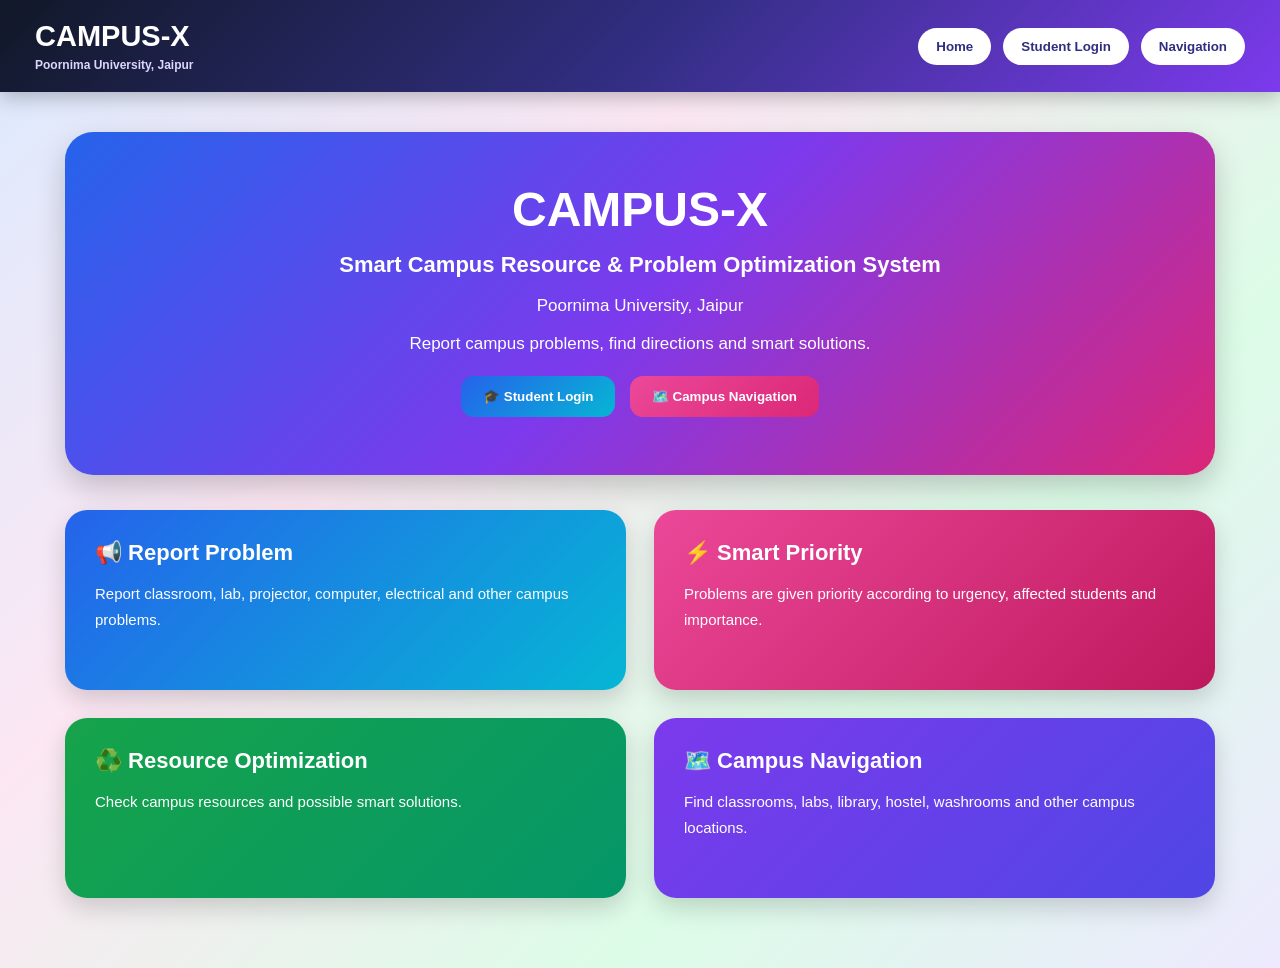
<file: index.html>
<!DOCTYPE html>
<html lang="en">
<head>
<meta charset="UTF-8">
<meta name="viewport" content="width=device-width, initial-scale=1.0">

<meta name="google-site-verification"
content="OftJCw0MFgpy_PEKlNj0borjGS2aLP3m8DrhtTy9jw4">

<title>CAMPUS-X | Poornima University</title>

<style>
*{box-sizing:border-box;margin:0;padding:0;font-family:Arial,sans-serif}

body{
min-height:100vh;
background:linear-gradient(135deg,#dbeafe 0%,#fce7f3 35%,#dcfce7 70%,#ede9fe 100%);
color:#172033
}

header{
background:linear-gradient(135deg,#111827,#312e81,#7c3aed);
color:white;padding:20px 35px;display:flex;
justify-content:space-between;align-items:center;flex-wrap:wrap;
gap:20px;box-shadow:0 5px 20px rgba(0,0,0,.25)
}

.logo{font-size:29px;font-weight:bold}
.logo small{display:block;font-size:12px;margin-top:5px;color:#ddd6fe}

nav{display:flex;gap:12px;flex-wrap:wrap}
nav button{
border:none;padding:11px 18px;border-radius:22px;background:white;
color:#312e81;font-weight:bold;cursor:pointer;transition:.2s
}
nav button:hover{transform:translateY(-2px);box-shadow:0 5px 12px rgba(0,0,0,.2)}

main{max-width:1200px;margin:auto;padding:40px 25px 70px}
.page{display:none}
.page.active{display:block}

.hero{
text-align:center;padding:50px 25px;
background:linear-gradient(135deg,#2563eb,#7c3aed,#db2777);
color:white;border-radius:28px;margin-bottom:35px;
box-shadow:0 12px 30px rgba(0,0,0,.20)
}
.hero h1{font-size:48px;margin-bottom:15px}
.hero h2{font-size:22px;margin-bottom:15px}
.hero p{font-size:17px;margin-bottom:12px;line-height:1.5}

.btn{
border:none;padding:13px 22px;border-radius:13px;font-weight:bold;
cursor:pointer;margin:8px 5px;transition:.2s
}
.btn:hover{transform:translateY(-3px) scale(1.02);box-shadow:0 6px 16px rgba(0,0,0,.20)}
.btn.blue{background:linear-gradient(135deg,#2563eb,#06b6d4);color:white}
.btn.pink{background:linear-gradient(135deg,#ec4899,#db2777);color:white}
.btn.green{background:linear-gradient(135deg,#16a34a,#10b981);color:white}
.btn.purple{background:linear-gradient(135deg,#7c3aed,#4f46e5);color:white}
.btn.orange{background:linear-gradient(135deg,#f97316,#ef4444);color:white}

.btn.back{
display:block;width:100%;margin:40px 0 0;padding:15px;
background:linear-gradient(135deg,#374151,#111827);
color:white;font-size:16px
}

.cards{display:grid;grid-template-columns:repeat(2,1fr);gap:28px}

.card{
padding:30px;border-radius:22px;color:white;min-height:180px;
cursor:pointer;box-shadow:0 10px 24px rgba(0,0,0,.16);transition:.25s
}
.card:hover{transform:translateY(-7px);box-shadow:0 15px 30px rgba(0,0,0,.22)}
.card h3{margin-bottom:15px;font-size:22px}
.card p{line-height:1.7;font-size:15px}
.card.blue{background:linear-gradient(135deg,#2563eb,#06b6d4)}
.card.pink{background:linear-gradient(135deg,#ec4899,#be185d)}
.card.green{background:linear-gradient(135deg,#16a34a,#059669)}
.card.purple{background:linear-gradient(135deg,#7c3aed,#4f46e5)}
.card.orange{background:linear-gradient(135deg,#f97316,#dc2626)}

.form-box{
max-width:850px;margin:0 auto;padding:35px;border-radius:25px;
background:linear-gradient(135deg,#dbeafe,#e0e7ff,#f5d0fe);
border:3px solid #6366f1;box-shadow:0 12px 30px rgba(0,0,0,.16)
}
.form-box.pink-box{
background:linear-gradient(135deg,#fce7f3,#fae8ff,#fbcfe8);
border-color:#ec4899
}
.form-box.green-box{
background:linear-gradient(135deg,#dcfce7,#ccfbf1,#d1fae5);
border-color:#10b981
}
.form-box.orange-box{
background:linear-gradient(135deg,#ffedd5,#fef3c7,#fed7aa);
border-color:#f97316
}
.form-box h2{margin-bottom:25px;color:#312e81;font-size:28px}

label{display:block;margin-top:20px;margin-bottom:8px;font-weight:bold;color:#1e293b}

input,select,textarea{
width:100%;padding:14px;border:2px solid #cbd5e1;border-radius:12px;
background:white;font-size:15px;transition:.2s
}
input:focus,select:focus,textarea:focus{
outline:none;border-color:#6366f1;box-shadow:0 0 0 3px rgba(99,102,241,.15)
}
textarea{min-height:120px;resize:vertical}

.stats{
display:grid;grid-template-columns:repeat(4,1fr);gap:25px;margin-bottom:35px
}
.stat{
padding:28px 18px;border-radius:22px;color:white;text-align:center;
box-shadow:0 10px 23px rgba(0,0,0,.16);min-height:125px;
display:flex;flex-direction:column;justify-content:center
}
.stat h3{font-size:34px;margin-bottom:8px}
.stat p{font-size:15px}
.stat:nth-child(1){background:linear-gradient(135deg,#2563eb,#06b6d4)}
.stat:nth-child(2){background:linear-gradient(135deg,#f59e0b,#f97316)}
.stat:nth-child(3){background:linear-gradient(135deg,#ef4444,#db2777)}
.stat:nth-child(4){background:linear-gradient(135deg,#16a34a,#059669)}

.resource-card{
padding:30px;border-radius:22px;color:white;cursor:pointer;min-height:170px;
box-shadow:0 10px 23px rgba(0,0,0,.16);transition:.25s
}
.resource-card:hover{transform:translateY(-7px);box-shadow:0 15px 30px rgba(0,0,0,.22)}
.resource-card h3{margin-bottom:15px;font-size:22px}
.resource-card p{line-height:1.7}
.resource-card:nth-child(1){background:linear-gradient(135deg,#2563eb,#0891b2)}
.resource-card:nth-child(2){background:linear-gradient(135deg,#ec4899,#be185d)}
.resource-card:nth-child(3){background:linear-gradient(135deg,#16a34a,#059669)}
.resource-card:nth-child(4){background:linear-gradient(135deg,#f97316,#dc2626)}

.location-card{
padding:28px;border-radius:22px;color:white;cursor:pointer;min-height:150px;
box-shadow:0 10px 23px rgba(0,0,0,.16);transition:.25s
}
.location-card:hover{transform:translateY(-7px);box-shadow:0 15px 30px rgba(0,0,0,.22)}
.location-card h3{margin-bottom:12px;font-size:21px}
.location-card p{line-height:1.6}
.location-card:nth-child(1){background:linear-gradient(135deg,#2563eb,#4f46e5)}
.location-card:nth-child(2){background:linear-gradient(135deg,#ec4899,#db2777)}
.location-card:nth-child(3){background:linear-gradient(135deg,#16a34a,#059669)}
.location-card:nth-child(4){background:linear-gradient(135deg,#f97316,#ef4444)}
.location-card:nth-child(5){background:linear-gradient(135deg,#7c3aed,#9333ea)}
.location-card:nth-child(6){background:linear-gradient(135deg,#0891b2,#0e7490)}
.location-card:nth-child(7){background:linear-gradient(135deg,#db2777,#be185d)}
.location-card:nth-child(8){background:linear-gradient(135deg,#65a30d,#16a34a)}
.location-card:nth-child(9){background:linear-gradient(135deg,#ea580c,#c2410c)}

.info-box{
padding:32px;border-radius:24px;color:white;
background:linear-gradient(135deg,#4f46e5,#7c3aed,#db2777);
box-shadow:0 10px 25px rgba(0,0,0,.18)
}
.info-box h2{margin-bottom:18px;font-size:28px}
.info-box p,.info-box li{line-height:1.8}
.info-box ul{padding-left:25px}

.email-note{
padding:20px;border-radius:17px;
background:linear-gradient(135deg,#cffafe,#dbeafe,#e0e7ff);
border:2px solid #0891b2;margin:20px 0;color:#164e63;line-height:1.7
}

.report-item{
padding:25px;border-radius:20px;margin:22px 0;color:white;
box-shadow:0 10px 23px rgba(0,0,0,.16)
}
.report-item.high{background:linear-gradient(135deg,#dc2626,#be123c)}
.report-item.medium{background:linear-gradient(135deg,#f59e0b,#ea580c)}
.report-item.low{background:linear-gradient(135deg,#16a34a,#059669)}
.report-item h3{font-size:22px;margin-bottom:15px}
.report-item p{margin:8px 0;line-height:1.6}

.email-actions{
margin-top:20px;padding:20px;border-radius:17px;
background:white;border:2px solid #10b981
}
.email-actions h3{color:#065f46;margin-bottom:10px}
.email-actions p{color:#334155;line-height:1.6}

#loginMessage,#registerMessage,#reportMessage{
margin-top:18px;font-weight:bold;padding:10px
}

.hidden{display:none!important}
.center{text-align:center}
.small{font-size:13px;opacity:.85}

@media(max-width:850px){
.stats{grid-template-columns:repeat(2,1fr);gap:20px}
.cards{grid-template-columns:1fr;gap:22px}
}
@media(max-width:600px){
main{padding:25px 15px 60px}
header{padding:18px 20px;justify-content:center;text-align:center}
nav{justify-content:center}
.hero{padding:35px 18px;margin-bottom:25px}
.hero h1{font-size:36px}
.hero h2{font-size:19px}
.form-box{padding:22px}
.stats{grid-template-columns:1fr;gap:18px}
.card,.resource-card,.location-card{min-height:auto}
}
</style>
</head>

<body>

<header>
<div class="logo">
CAMPUS-X
<small>Poornima University, Jaipur</small>
</div>

<nav>
<button onclick="showPage('home')">Home</button>
<button onclick="showPage('login')">Student Login</button>
<button onclick="showPage('navigation')">Navigation</button>
</nav>
</header>

<main>

<!-- HOME -->
<section id="home" class="page active">
<div class="hero">
<h1>CAMPUS-X</h1>
<h2>Smart Campus Resource & Problem Optimization System</h2>
<p>Poornima University, Jaipur</p>
<p>Report campus problems, find directions and smart solutions.</p>

<button class="btn blue" onclick="showPage('login')">🎓 Student Login</button>
<button class="btn pink" onclick="showPage('navigation')">🗺️ Campus Navigation</button>
</div>

<div class="cards">

<div class="card blue" onclick="openStudentFeature()">
<h3>📢 Report Problem</h3>
<p>Report classroom, lab, projector, computer, electrical and other campus problems.</p>
</div>

<div class="card pink" onclick="showPage('priority')">
<h3>⚡ Smart Priority</h3>
<p>Problems are given priority according to urgency, affected students and importance.</p>
</div>

<div class="card green" onclick="showPage('resources')">
<h3>♻️ Resource Optimization</h3>
<p>Check campus resources and possible smart solutions.</p>
</div>

<div class="card purple" onclick="showPage('navigation')">
<h3>🗺️ Campus Navigation</h3>
<p>Find classrooms, labs, library, hostel, washrooms and other campus locations.</p>
</div>

</div>
</section>

<!-- LOGIN -->
<section id="login" class="page">

<div class="form-box">

<h2>🎓 Student Login</h2>

<label>Poornima Email</label>
<input type="email" id="loginEmail" placeholder="example@poornima.edu.in">

<label>Password</label>
<input type="password" id="loginPassword" placeholder="Enter password">

<button class="btn blue" onclick="loginStudent()">Login</button>
<button class="btn pink" onclick="showPage('register')">Create Account</button>
<button class="btn orange" onclick="forgotPassword()">Forgot Password?</button>

<p id="loginMessage"></p>

<!-- PASSWORD RESET BOX -->
<div id="resetBox" class="email-actions hidden">

<h3>🔐 Reset Password</h3>

<p>
Enter your registered Poornima email and enrollment number.
Then create a new password.
</p>

<label>Poornima Email</label>
<input type="email" id="resetEmail" placeholder="example@poornima.edu.in">

<label>Enrollment Number</label>
<input type="text" id="resetEnrollment" placeholder="Enter enrollment number">

<label>New Password</label>
<input type="password" id="resetNewPassword" placeholder="Create new password">

<label>Confirm New Password</label>
<input type="password" id="resetConfirmPassword" placeholder="Confirm new password">

<button class="btn green" onclick="resetPassword()">Reset Password</button>
<button class="btn orange" onclick="cancelReset()">Cancel</button>

<p id="resetMessage"></p>

</div>

<button class="btn back" onclick="showPage('home')">← Back</button>

</div>
</section>

<!-- REGISTER -->
<section id="register" class="page">

<div class="form-box pink-box">

<h2>📝 Student Registration</h2>

<label>Student Name</label>
<input type="text" id="regName" placeholder="Enter full name">

<label>Poornima Email</label>
<input type="email" id="regEmail" placeholder="example@poornima.edu.in">

<label>Enrollment Number</label>
<input type="text" id="regEnrollment" placeholder="Enter enrollment number">

<label>Program</label>
<select id="program" onchange="loadBranches()">
<option value="">-- Select Program --</option>
<option value="B.Tech">B.Tech</option>
<option value="BCA">BCA</option>
<option value="BBA">BBA</option>
<option value="B.Com">B.Com</option>
<option value="B.Sc">B.Sc</option>
<option value="B.A">B.A</option>
<option value="B.Arch">B.Arch</option>
<option value="B.Des">B.Des</option>
<option value="BVA">BVA</option>
<option value="B.A Journalism & Mass Communication">B.A Journalism & Mass Communication</option>
<option value="BPH">BPH</option>
<option value="B.Sc HHA">B.Sc HHA</option>
<option value="BPA">BPA</option>
</select>

<label>Branch / Specialization</label>
<select id="branch">
<option value="">-- Select Program First --</option>
</select>

<label>Semester</label>
<select id="semester">
<option value="">-- Select Semester --</option>
<option>1st Semester</option>
<option>2nd Semester</option>
<option>3rd Semester</option>
<option>4th Semester</option>
<option>5th Semester</option>
<option>6th Semester</option>
<option>7th Semester</option>
<option>8th Semester</option>
</select>

<label>Password</label>
<input type="password" id="regPassword" placeholder="Create password">

<label>Confirm Password</label>
<input type="password" id="regConfirm" placeholder="Confirm password">

<button class="btn green" onclick="registerStudent()">Register</button>

<p id="registerMessage"></p>

<button class="btn back" onclick="showPage('login')">← Back</button>

</div>
</section>

<!-- DASHBOARD -->
<section id="dashboard" class="page">

<div class="hero">
<h1>Student Dashboard</h1>
<p id="welcomeStudent"></p>
</div>

<div class="stats">

<div class="stat">
<h3 id="totalReports">0</h3>
<p>Total Reports</p>
</div>

<div class="stat">
<h3 id="pendingReports">0</h3>
<p>Pending</p>
</div>

<div class="stat">
<h3 id="highReports">0</h3>
<p>High Priority</p>
</div>

<div class="stat">
<h3 id="resolvedReports">0</h3>
<p>Resolved</p>
</div>

</div>

<div class="cards">

<div class="card blue" onclick="showPage('report')">
<h3>📢 Report Problem</h3>
<p>Submit a new campus problem.</p>
</div>

<div class="card pink" onclick="showPage('myReports')">
<h3>📋 My Reports</h3>
<p>View your submitted problems.</p>
</div>

<div class="card green" onclick="showPage('resources')">
<h3>♻️ Resources</h3>
<p>View campus resource solutions.</p>
</div>

<div class="card purple" onclick="showPage('navigation')">
<h3>🗺️ Navigation</h3>
<p>Find campus locations.</p>
</div>

</div>

<button class="btn back" onclick="showPage('home')">← Back</button>
</section>

<!-- REPORT -->
<section id="report" class="page">

<div class="form-box green-box">

<h2>📢 Report Campus Problem</h2>

<div class="email-note">
<b>📧 Email System:</b><br>
Submit karne ke baad report Poornima University ke designated email par Gmail compose window mein open hogi.
Aapko Gmail mein <b>Send</b> button press karna hoga.
</div>

<label>Problem Title</label>
<input type="text" id="problemTitle" placeholder="Example: Projector not working">

<label>Location</label>
<select id="problemLocation">
<option value="">-- Select Location --</option>
<option>Main Gate</option>
<option>Admin Block</option>
<option>Library</option>
<option>Class</option>
<option>Computer Lab</option>
<option>Seminar Hall</option>
<option>Boys' Washroom</option>
<option>Girls' Washroom</option>
<option>Hostel</option>
</select>

<label>Category</label>
<select id="problemCategory">
<option value="">-- Select Category --</option>
<option>Classroom</option>
<option>Computer</option>
<option>Projector</option>
<option>Furniture</option>
<option>Electrical</option>
<option>Internet / Wi-Fi</option>
<option>Laboratory</option>
<option>Cleanliness</option>
<option>Water</option>
<option>Other</option>
</select>

<label>Urgency</label>
<select id="urgency">
<option value="1">Low</option>
<option value="2">Medium</option>
<option value="3">High</option>
<option value="4">Critical</option>
</select>

<label>Students Affected</label>
<input type="number" id="affectedStudents" min="1" value="1">

<label>Deadline / Importance</label>
<select id="deadlineImportance">
<option value="1">Normal</option>
<option value="2">Important</option>
<option value="3">Very Important</option>
<option value="4">Critical / Event</option>
</select>

<label>Problem Description</label>
<textarea id="problemDescription" placeholder="Explain the problem clearly..."></textarea>

<button class="btn green" onclick="submitReport()">📧 Submit & Send Report</button>

<p id="reportMessage"></p>

<!-- EMAIL FALLBACK -->
<div id="emailActions" class="email-actions hidden">

<h3>📧 Email Options</h3>

<p>
Your report has been saved. If Gmail did not open automatically,
use one of the buttons below.
</p>

<button id="gmailButton" class="btn blue">
Open Gmail
</button>

<button id="mailButton" class="btn green">
Open Email App
</button>

<p class="small">
Gmail/email app open hone ke baad <b>Send</b> button press karna zaroori hai.
</p>

</div>

<button class="btn back" onclick="showPage('dashboard')">← Back</button>

</div>
</section>

<!-- PRIORITY -->
<section id="priority" class="page">

<div class="info-box">

<h2>⚡ Smart Priority Engine</h2>

<p>CAMPUS-X problem priority calculate karne ke liye:</p>

<br>

<p>
<b>
Priority Score =
Urgency × 4 +
Students Affected × 2 +
Deadline Importance × 3
</b>
</p>

<br>

<ul>
<li>Score 25 or above → High Priority</li>
<li>Score 15–24 → Medium Priority</li>
<li>Score below 15 → Low Priority</li>
</ul>

</div>

<button class="btn back" onclick="showPage('home')">← Back</button>
</section>

<!-- RESOURCES -->
<section id="resources" class="page">

<div class="hero">
<h1>♻️ Resource Optimization</h1>
<p>Select a resource to see smart solutions.</p>
</div>

<div class="cards">

<div class="resource-card" onclick="showPage('computers')">
<h3>💻 Computers</h3>
<p>Computer availability and possible redistribution.</p>
</div>

<div class="resource-card" onclick="showPage('projectors')">
<h3>📽️ Projectors</h3>
<p>Projector issue reporting and alternate room planning.</p>
</div>

<div class="resource-card" onclick="showPage('furniture')">
<h3>🪑 Furniture</h3>
<p>Desk, chair and classroom furniture management.</p>
</div>

<div class="resource-card" onclick="showPage('electrical')">
<h3>⚡ Electrical</h3>
<p>Electrical equipment and power-related problems.</p>
</div>

</div>

<button class="btn back" onclick="showPage('dashboard')">← Back</button>
</section>

<!-- COMPUTER -->
<section id="computers" class="page">

<div class="info-box">
<h2>💻 Computer Resource</h2>
<p>
CAMPUS-X computer problems ko track karega aur available computers ko priority ke according redistribute karne ka suggestion de sakta hai.
</p>
<br>
<ul>
<li>Non-working computer report</li>
<li>Lab availability</li>
<li>Alternative lab suggestion</li>
<li>High-priority repair identification</li>
</ul>
</div>

<button class="btn back" onclick="showPage('resources')">← Back</button>
</section>

<!-- PROJECTOR -->
<section id="projectors" class="page">

<div class="info-box">
<h2>📽️ Projector Resource</h2>
<p>
Projector problem ke case mein system affected class, urgency aur event information ke basis par priority suggest karega.
</p>
<br>
<ul>
<li>Projector not working</li>
<li>Alternative projector availability</li>
<li>Alternative classroom suggestion</li>
<li>Event-based priority</li>
</ul>
</div>

<button class="btn back" onclick="showPage('resources')">← Back</button>
</section>

<!-- FURNITURE -->
<section id="furniture" class="page">

<div class="info-box">
<h2>🪑 Furniture Resource</h2>
<p>
Broken ya insufficient furniture ko report karke available furniture ka redistribution suggest kiya ja sakta hai.
</p>
<br>
<ul>
<li>Broken chair/desk report</li>
<li>Furniture shortage</li>
<li>Alternative classroom resource</li>
<li>Repair priority</li>
</ul>
</div>

<button class="btn back" onclick="showPage('resources')">← Back</button>
</section>

<!-- ELECTRICAL -->
<section id="electrical" class="page">

<div class="info-box">
<h2>⚡ Electrical Resource</h2>
<p>
Electrical problems ko urgent category mein report karke affected location aur priority ke basis par handle kiya ja sakta hai.
</p>
<br>
<ul>
<li>Light/Fan issue</li>
<li>Socket problem</li>
<li>Power issue</li>
<li>Urgent electrical report</li>
</ul>
</div>

<button class="btn back" onclick="showPage('resources')">← Back</button>
</section>

<!-- NAVIGATION -->
<section id="navigation" class="page">

<div class="hero">
<h1>🗺️ Campus Navigation</h1>
<p>Select the location you want to find.</p>
</div>

<div class="cards">

<div class="location-card" onclick="showLocation('Main Gate')">
<h3>🚪 Main Gate</h3>
<p>Campus entry point</p>
</div>

<div class="location-card" onclick="showLocation('Admin Block')">
<h3>🏢 Admin Block</h3>
<p>Administrative offices</p>
</div>

<div class="location-card" onclick="showLocation('Library')">
<h3>📚 Library</h3>
<p>Books and study area</p>
</div>

<div class="location-card" onclick="showLocation('Class')">
<h3>🏫 Class</h3>
<p>Find your classroom</p>
</div>

<div class="location-card" onclick="showLocation('Computer Lab')">
<h3>💻 Computer Lab</h3>
<p>Programming and practical labs</p>
</div>

<div class="location-card" onclick="showLocation('Seminar Hall')">
<h3>🎤 Seminar Hall</h3>
<p>Events and seminars</p>
</div>

<div class="location-card" onclick="showLocation('Boys Washroom')">
<h3>🚹 Boys' Washroom</h3>
<p>Campus washroom</p>
</div>

<div class="location-card" onclick="showLocation('Girls Washroom')">
<h3>🚺 Girls' Washroom</h3>
<p>Campus washroom</p>
</div>

<div class="location-card" onclick="showLocation('Hostel')">
<h3>🏠 Hostel</h3>
<p>Student accommodation</p>
</div>

</div>

<button class="btn back" onclick="showPage('home')">← Back</button>
</section>

<!-- LOCATION DETAIL -->
<section id="locationDetail" class="page">

<div class="info-box">
<h2 id="locationTitle"></h2>
<p id="locationDescription"></p>

<br>

<p>
📍 CAMPUS-X Navigation:
Follow campus signs or use the university's actual campus map for exact walking directions.
</p>
</div>

<button class="btn back" onclick="showPage('navigation')">← Back</button>
</section>

<!-- MY REPORTS -->
<section id="myReports" class="page">

<div class="hero">
<h1>📋 My Reports</h1>
<p>Your submitted campus problems</p>
</div>

<div id="reportsList"></div>

<button class="btn back" onclick="showPage('dashboard')">← Back</button>
</section>

</main>

<script>

/* =====================================================
   POORNIMA EMAIL
   ===================================================== */

const POORNIMA_EMAIL = "dsw@poornima.edu.in";


/* =====================================================
   PROGRAM + BRANCH DATA
   ===================================================== */

const branchData = {

"B.Tech":[
"CSE",
"CSE-AI & DS",
"CSE-AI & ML with SAS",
"CSE-Cloud Technology & Full Stack Development",
"CSE-Cyber Security",
"CSE-AI & Cybersecurity",
"Civil",
"Mechanical",
"Electrical & Computer",
"Electrical"
],

"BCA":[
"BCA",
"AI & DS",
"AI & ML",
"Cloud Technology & DevOps",
"Cyber Security",
"AI & Cybersecurity",
"Full Stack & Mobile Apps",
"Global"
],

"BBA":[
"BBA",
"Banking & Finance",
"Digital Marketing",
"Business Analytics",
"Financial Markets",
"Startups & Family Business",
"Global Business",
"Integrated MBA"
],

"B.Com":[
"B.Com",
"Finance & Accounting",
"International Business (ACCA-UK)",
"Management Accounting (CMA-US)",
"B.Com FIRE"
],

"B.Sc":[
"Animation & VFX",
"Gaming, AR & VR",
"PCM",
"Environmental Science",
"Hospitality & Hotel Administration"
],

"B.A":[
"B.A",
"Journalism & Mass Communication",
"Performing Arts"
],

"B.Arch":[
" Bachelor of Architecture"
],

"B.Des":[
"Fashion & Textile Design",
"Interior Design"
],

"BVA":[
"Painting",
"Applied Arts"
],

"B.A Journalism & Mass Communication":[
"Journalism & Mass Communication"
],

"BPH":[
" Bachelor in Public Health"
],

"B.Sc HHA":[
"Hospitality & Hotel Administration"
],

"BPA":[
" Bachelor of Performing Arts"
]

};


/* =====================================================
   PAGE SYSTEM
   ===================================================== */

function showPage(pageId){

document.querySelectorAll(".page").forEach(function(page){
page.classList.remove("active");
});

const page=document.getElementById(pageId);

if(page){
page.classList.add("active");

window.scrollTo({
top:0,
behavior:"smooth"
});
}

if(pageId==="dashboard"){
updateDashboard();
}

if(pageId==="myReports"){
displayReports();
}

}


/* =====================================================
   BRANCH LOADING
   ===================================================== */

function loadBranches(){

const programSelect=document.getElementById("program");
const branchSelect=document.getElementById("branch");

if(!programSelect||!branchSelect)return;

const selectedProgram=programSelect.value;

branchSelect.innerHTML="";

const defaultOption=document.createElement("option");

defaultOption.value="";
defaultOption.textContent=
selectedProgram
?"-- Select Branch / Specialization --"
:"-- Select Program First --";

branchSelect.appendChild(defaultOption);

if(!selectedProgram)return;

const branches=branchData[selectedProgram];

if(!branches)return;

branches.forEach(function(branch){

const option=document.createElement("option");

option.value=branch;
option.textContent=branch;

branchSelect.appendChild(option);

});

}


/* =====================================================
   REGISTER
   ===================================================== */

function registerStudent(){

const name=document.getElementById("regName").value.trim();
const email=document.getElementById("regEmail").value.trim().toLowerCase();
const enrollment=document.getElementById("regEnrollment").value.trim();
const program=document.getElementById("program").value;
const branch=document.getElementById("branch").value;
const semester=document.getElementById("semester").value;
const password=document.getElementById("regPassword").value;
const confirm=document.getElementById("regConfirm").value;
const message=document.getElementById("registerMessage");

if(!name||!email||!enrollment||!program||!branch||!semester||!password||!confirm){

message.innerHTML="❌ Please fill all fields.";
message.style.color="red";
return;

}

if(!email.endsWith("@poornima.edu.in")){

message.innerHTML="❌ Please use your @poornima.edu.in email.";
message.style.color="red";
return;

}

if(password!==confirm){

message.innerHTML="❌ Passwords do not match.";
message.style.color="red";
return;

}

if(password.length<4){

message.innerHTML="❌ Password should contain at least 4 characters.";
message.style.color="red";
return;

}

const student={
name:name,
email:email,
enrollment:enrollment,
program:program,
branch:branch,
semester:semester,
password:password
};

localStorage.setItem("campusStudent",JSON.stringify(student));

message.innerHTML="✅ Registration successful! Now login.";
message.style.color="green";

setTimeout(function(){
showPage("login");
},1000);

}


/* =====================================================
   LOGIN
   ===================================================== */

function loginStudent(){

const email=document.getElementById("loginEmail").value.trim().toLowerCase();
const password=document.getElementById("loginPassword").value;
const message=document.getElementById("loginMessage");
const savedStudent=localStorage.getItem("campusStudent");

if(!email||!password){

message.innerHTML="❌ Enter email and password.";
message.style.color="red";
return;

}

if(!email.endsWith("@poornima.edu.in")){

message.innerHTML="❌ Use a Poornima University email.";
message.style.color="red";
return;

}

if(!savedStudent){

message.innerHTML="❌ Account not found. Please register first.";
message.style.color="red";
return;

}

const student=JSON.parse(savedStudent);

if(email===student.email&&password===student.password){

localStorage.setItem("campusLoggedIn","true");

message.innerHTML="✅ Login successful!";
message.style.color="green";

setTimeout(function(){

document.getElementById("welcomeStudent").innerText=
"Welcome, "+student.name;

showPage("dashboard");

},700);

}else{

message.innerHTML="❌ Incorrect email or password.";
message.style.color="red";

}

}


/* =====================================================
   FORGOT PASSWORD
   ===================================================== */

function forgotPassword(){

const email=document.getElementById("loginEmail").value.trim().toLowerCase();

const savedStudent=localStorage.getItem("campusStudent");

if(!savedStudent){

alert("No account found. Please register first.");
return;

}

const student=JSON.parse(savedStudent);

const resetBox=document.getElementById("resetBox");

resetBox.classList.remove("hidden");

if(email){
document.getElementById("resetEmail").value=email;
}

document.getElementById("resetMessage").innerHTML=
"Enter your enrollment number and create a new password.";

document.getElementById("resetMessage").style.color="#312e81";

resetBox.scrollIntoView({
behavior:"smooth",
block:"center"
});

}


/* =====================================================
   RESET PASSWORD
   ===================================================== */

function resetPassword(){

const email=document.getElementById("resetEmail").value.trim().toLowerCase();
const enrollment=document.getElementById("resetEnrollment").value.trim();
const newPassword=document.getElementById("resetNewPassword").value;
const confirmPassword=document.getElementById("resetConfirmPassword").value;
const message=document.getElementById("resetMessage");

const savedStudent=localStorage.getItem("campusStudent");

if(!savedStudent){

message.innerHTML="❌ No account found. Please register first.";
message.style.color="red";
return;

}

const student=JSON.parse(savedStudent);

if(!email||!enrollment||!newPassword||!confirmPassword){

message.innerHTML="❌ Please fill all reset fields.";
message.style.color="red";
return;

}

if(!email.endsWith("@poornima.edu.in")){

message.innerHTML="❌ Please use your Poornima email.";
message.style.color="red";
return;

}

if(student.email!==email){

message.innerHTML="❌ Email does not match the registered account.";
message.style.color="red";
return;

}

if(student.enrollment!==enrollment){

message.innerHTML="❌ Enrollment number does not match.";
message.style.color="red";
return;

}

if(newPassword.length<4){

message.innerHTML="❌ New password should contain at least 4 characters.";
message.style.color="red";
return;

}

if(newPassword!==confirmPassword){

message.innerHTML="❌ New passwords do not match.";
message.style.color="red";
return;

}

student.password=newPassword;

localStorage.setItem(
"campusStudent",
JSON.stringify(student)
);

message.innerHTML="✅ Password reset successful! You can now login.";
message.style.color="green";

document.getElementById("resetNewPassword").value="";
document.getElementById("resetConfirmPassword").value="";
document.getElementById("resetEnrollment").value="";

setTimeout(function(){

document.getElementById("resetBox").classList.add("hidden");

document.getElementById("loginEmail").value=student.email;
document.getElementById("loginPassword").value="";

},1200);

}


/* =====================================================
   CANCEL RESET
   ===================================================== */

function cancelReset(){

document.getElementById("resetBox").classList.add("hidden");

document.getElementById("resetMessage").innerHTML="";

}


/* =====================================================
   OPEN REPORT
   ===================================================== */

function openStudentFeature(){

const loggedIn=localStorage.getItem("campusLoggedIn");

if(loggedIn==="true"){
showPage("report");
}else{
showPage("login");
}

}


/* =====================================================
   SUBMIT REPORT + EMAIL
   ===================================================== */

function submitReport(){

const title=document.getElementById("problemTitle").value.trim();
const location=document.getElementById("problemLocation").value;
const category=document.getElementById("problemCategory").value;
const urgency=Number(document.getElementById("urgency").value);
const affected=Number(document.getElementById("affectedStudents").value);
const deadline=Number(document.getElementById("deadlineImportance").value);
const description=document.getElementById("problemDescription").value.trim();
const message=document.getElementById("reportMessage");

if(!title||!location||!category||!affected||!description){

message.innerHTML="❌ Please fill all report fields.";
message.style.color="red";
return;

}

if(affected<1){

message.innerHTML="❌ Students affected must be at least 1.";
message.style.color="red";
return;

}

const score=(urgency*4)+(affected*2)+(deadline*3);

let priority="Low";

if(score>=25){
priority="High";
}else if(score>=15){
priority="Medium";
}

const savedStudent=localStorage.getItem("campusStudent");

let studentName="Student";
let studentEmail="Not available";

if(savedStudent){

const student=JSON.parse(savedStudent);

studentName=student.name;
studentEmail=student.email;

}

const report={
title:title,
location:location,
category:category,
urgency:urgency,
affected:affected,
deadline:deadline,
description:description,
score:score,
priority:priority,
studentName:studentName,
studentEmail:studentEmail,
status:"Pending",
date:new Date().toLocaleString()
};

let reports=JSON.parse(
localStorage.getItem("campusReports")||"[]"
);

reports.push(report);

localStorage.setItem(
"campusReports",
JSON.stringify(reports)
);


/* EMAIL CONTENT */

const subject="CAMPUS-X Campus Problem Report - "+title;

const body=
`CAMPUS-X CAMPUS PROBLEM REPORT

Student Name: ${studentName}
Student Email: ${studentEmail}

Problem Title: ${title}
Location: ${location}
Category: ${category}

Urgency Level: ${urgency}
Students Affected: ${affected}
Deadline / Importance: ${deadline}

Priority Score: ${score}
Priority: ${priority}

Status: Pending

Problem Description:
${description}

Generated by CAMPUS-X
Poornima University, Jaipur`;


/* GMAIL LINK */

const gmailURL=
"https://mail.google.com/mail/?view=cm&fs=1"+
"&to="+encodeURIComponent(POORNIMA_EMAIL)+
"&su="+encodeURIComponent(subject)+
"&body="+encodeURIComponent(body);


/* EMAIL APP LINK */

const mailtoURL=
"mailto:"+encodeURIComponent(POORNIMA_EMAIL)+
"?subject="+encodeURIComponent(subject)+
"&body="+encodeURIComponent(body);


/* SHOW BUTTONS */

const emailActions=document.getElementById("emailActions");
const gmailButton=document.getElementById("gmailButton");
const mailButton=document.getElementById("mailButton");

emailActions.classList.remove("hidden");

gmailButton.onclick=function(){
window.open(gmailURL,"_blank");
};

mailButton.onclick=function(){
window.location.href=mailtoURL;
};


message.innerHTML=
"✅ Report saved. Gmail is opening in a new tab...";

message.style.color="green";


/* OPEN GMAIL IN NEW TAB */

setTimeout(function(){

const newWindow=window.open(gmailURL,"_blank");

if(!newWindow){

message.innerHTML=
"✅ Report saved. Please click <b>Open Gmail</b> below.";

}

},500);

}


/* =====================================================
   DASHBOARD
   ===================================================== */

function updateDashboard(){

const reports=JSON.parse(
localStorage.getItem("campusReports")||"[]"
);

document.getElementById("totalReports").innerText=
reports.length;

document.getElementById("pendingReports").innerText=
reports.filter(function(r){
return r.status==="Pending";
}).length;

document.getElementById("highReports").innerText=
reports.filter(function(r){
return r.priority==="High";
}).length;

document.getElementById("resolvedReports").innerText=
reports.filter(function(r){
return r.status==="Resolved";
}).length;

const savedStudent=localStorage.getItem("campusStudent");

if(savedStudent){

const student=JSON.parse(savedStudent);

document.getElementById("welcomeStudent").innerText=
"Welcome, "+student.name;

}

}


/* =====================================================
   MY REPORTS
   ===================================================== */

function displayReports(){

const container=document.getElementById("reportsList");

const reports=JSON.parse(
localStorage.getItem("campusReports")||"[]"
);

if(reports.length===0){

container.innerHTML=`

<div class="info-box">
<h2>No Reports Yet</h2>
<p>You have not submitted any campus problem.</p>
</div>

`;

return;

}

container.innerHTML="";

reports.forEach(function(report){

const div=document.createElement("div");

div.className=
"report-item "+
report.priority.toLowerCase();

div.innerHTML=`

<h3>${escapeHTML(report.title)}</h3>

<p>
📍 <b>Location:</b>
${escapeHTML(report.location)}
</p>

<p>
🏷️ <b>Category:</b>
${escapeHTML(report.category)}
</p>

<p>
⚡ <b>Priority:</b>
${escapeHTML(report.priority)}
</p>

<p>
📊 <b>Score:</b>
${report.score}
</p>

<p>
👥 <b>Affected Students:</b>
${report.affected}
</p>

<p>
📌 <b>Status:</b>
${escapeHTML(report.status)}
</p>

<p>
🕒 <b>Date:</b>
${escapeHTML(report.date)}
</p>

<p>
📝 ${escapeHTML(report.description)}
</p>

`;

container.appendChild(div);

});

}


/* =====================================================
   LOCATION
   ===================================================== */

function showLocation(location){

document.getElementById("locationTitle").innerText=
"📍 "+location;

const descriptions={

"Main Gate":
"Main entrance of Poornima University campus.",

"Admin Block":
"Administrative offices and university-related services.",

"Library":
"Library area for books, study and academic resources.",

"Class":
"Classroom area for regular academic lectures.",

"Computer Lab":
"Computer laboratory used for programming and practical work.",

"Seminar Hall":
"Seminar and event area.",

"Boys Washroom":
"Boys' washroom facility.",

"Girls Washroom":
"Girls' washroom facility.",

"Hostel":
"Student hostel/accommodation area."

};

document.getElementById("locationDescription").innerText=
descriptions[location]||"Campus location information.";

showPage("locationDetail");

}


/* =====================================================
   HTML SAFETY
   ===================================================== */

function escapeHTML(value){

return String(value)
.replace(/&/g,"&amp;")
.replace(/</g,"&lt;")
.replace(/>/g,"&gt;")
.replace(/"/g,"&quot;")
.replace(/'/g,"&#039;");

}


/* =====================================================
   BRANCH AUTO INITIALIZATION
   ===================================================== */

document.addEventListener(
"DOMContentLoaded",
function(){

const program=document.getElementById("program");

if(program){

program.addEventListener(
"change",
loadBranches
);

}

}
);

</script>

</body>
</html>
</file>
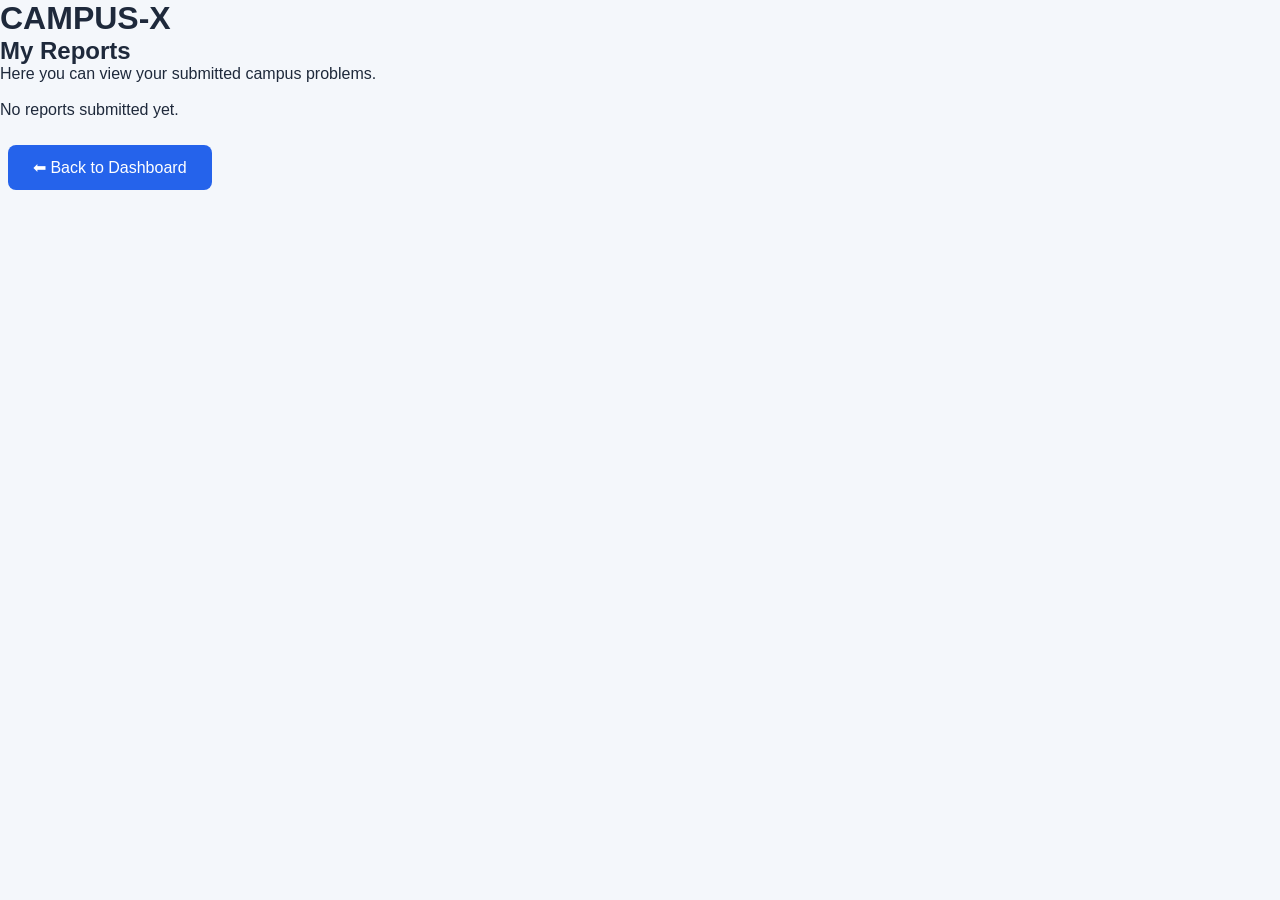
<file: myreport.html>
<!DOCTYPE html>
<html>
<head>
    <title>My Reports | CAMPUS-X</title>
    <link rel="stylesheet" href="style.css">
</head>

<body>

    <div class="dashboard">

        <h1>CAMPUS-X</h1>
        <h2>My Reports</h2>

        <p>Here you can view your submitted campus problems.</p>

        <br>

        <div id="reports"></div>

        <br>

        <button onclick="goBack()">⬅ Back to Dashboard</button>

    </div>

    <script>

        function showReports() {

            let reports = JSON.parse(localStorage.getItem("reports")) || [];

            let box = document.getElementById("reports");

            if (reports.length === 0) {
                box.innerHTML = "<p>No reports submitted yet.</p>";
                return;
            }

            reports.forEach(function(report, index) {

                box.innerHTML += `
                    <div class="card">
                        <h3>Report ${index + 1}</h3>
                        <p><b>Problem:</b> ${report.problem}</p>
                        <p><b>Location:</b> ${report.location}</p>
                        <p><b>Urgency:</b> ${report.urgency}</p>
                        <p><b>Status:</b> Pending</p>
                    </div>
                    <br>
                `;

            });
        }

        function goBack() {
            window.location.href = "student.html";
        }

        showReports();

    </script>

</body>
</html>
</file>
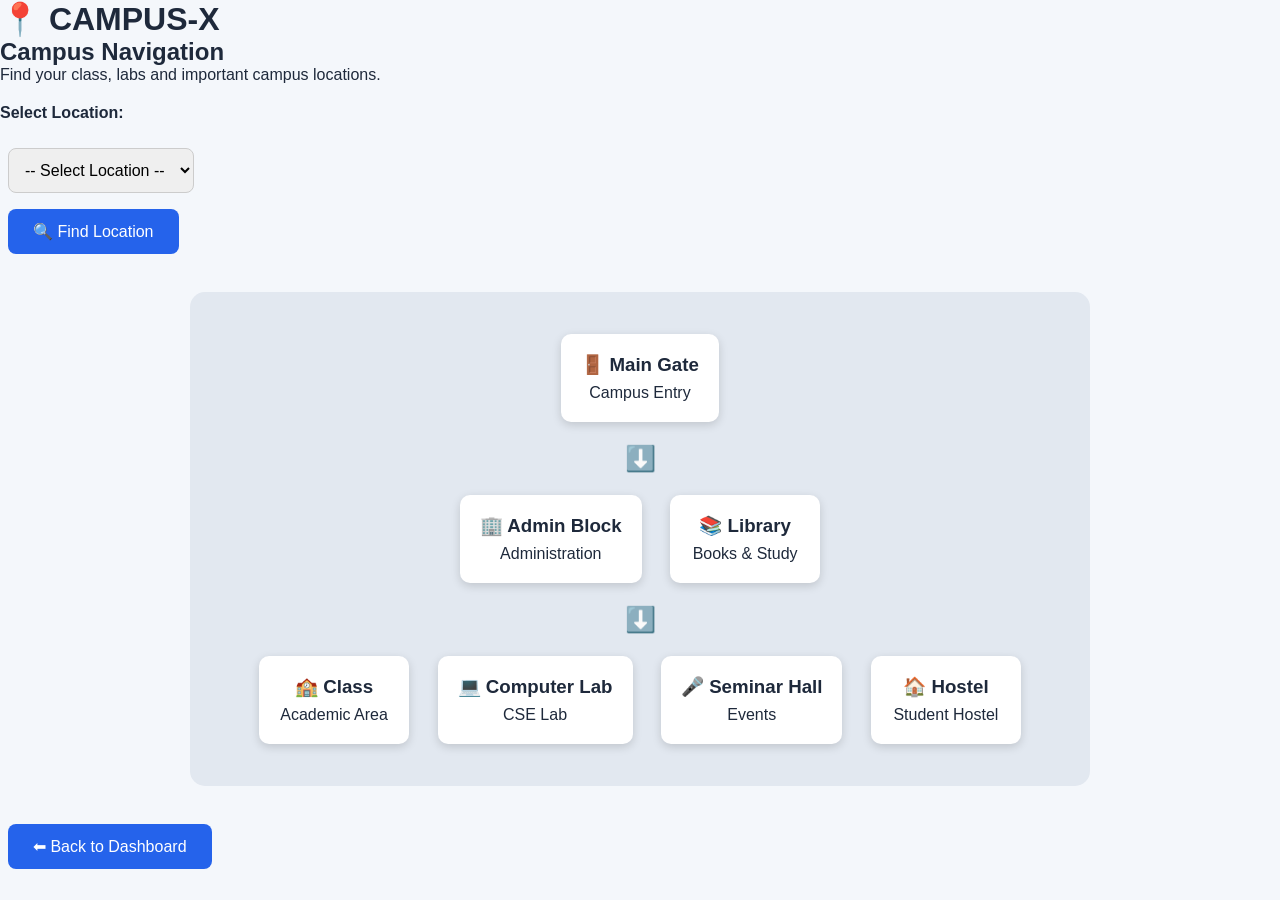
<file: navigation.html>
<!DOCTYPE html>
<html>
<head>
    <title>Campus Navigation | CAMPUS-X</title>

    <link rel="stylesheet" href="style.css">

    <style>
        .map {
            width: 90%;
            max-width: 900px;
            margin: 30px auto;
            padding: 30px;
            background: #e2e8f0;
            border-radius: 15px;
            text-align: center;
        }

        .building {
            display: inline-block;
            background: white;
            padding: 20px;
            margin: 12px;
            border-radius: 10px;
            min-width: 150px;
            box-shadow: 0 3px 10px rgba(0,0,0,0.15);
        }

        .building h3 {
            margin-bottom: 8px;
        }

        .road {
            margin: 10px;
            font-size: 25px;
        }

        .search-box {
            margin: 20px auto;
        }

        select {
            padding: 12px;
            border-radius: 8px;
            border: 1px solid #ccc;
            font-size: 16px;
            margin: 8px;
        }

        #result {
            font-size: 18px;
            font-weight: bold;
            margin: 20px;
        }
    </style>
</head>

<body>

    <div class="dashboard">

        <h1>📍 CAMPUS-X</h1>

        <h2>Campus Navigation</h2>

        <p>Find your class, labs and important campus locations.</p>

        <div class="search-box">

            <label><b>Select Location:</b></label>

            <br><br>

            <select id="location">
                <option value="">-- Select Location --</option>
                <option>Class</option>
                <option>Computer Lab</option>
                <option>Library</option>
                <option>Seminar Hall</option>
                <option>Admin Block</option>
                <option>Hostel</option>
            </select>

            <br>

            <button onclick="findLocation()">
                🔍 Find Location
            </button>

        </div>

        <p id="result"></p>

        <div class="map">

            <div class="building">
                <h3>🚪 Main Gate</h3>
                <p>Campus Entry</p>
            </div>

            <div class="road">⬇️</div>

            <div class="building">
                <h3>🏢 Admin Block</h3>
                <p>Administration</p>
            </div>

            <div class="building">
                <h3>📚 Library</h3>
                <p>Books & Study</p>
            </div>

            <div class="road">⬇️</div>

            <div class="building">
                <h3>🏫 Class</h3>
                <p>Academic Area</p>
            </div>

            <div class="building">
                <h3>💻 Computer Lab</h3>
                <p>CSE Lab</p>
            </div>

            <div class="building">
                <h3>🎤 Seminar Hall</h3>
                <p>Events</p>
            </div>

            <div class="building">
                <h3>🏠 Hostel</h3>
                <p>Student Hostel</p>
            </div>

        </div>

        <button onclick="goBack()">
            ⬅ Back to Dashboard
        </button>

    </div>

    <script>

        function findLocation() {

            let location =
                document.getElementById("location").value;

            if (location === "") {

                document.getElementById("result").innerText =
                    "Please select a location.";

                return;
            }

            document.getElementById("result").innerText =
                "📍 " + location + " selected!";

        }

        function goBack() {

            window.location.href = "student.html";

        }

    </script>

</body>
</html>
</file>
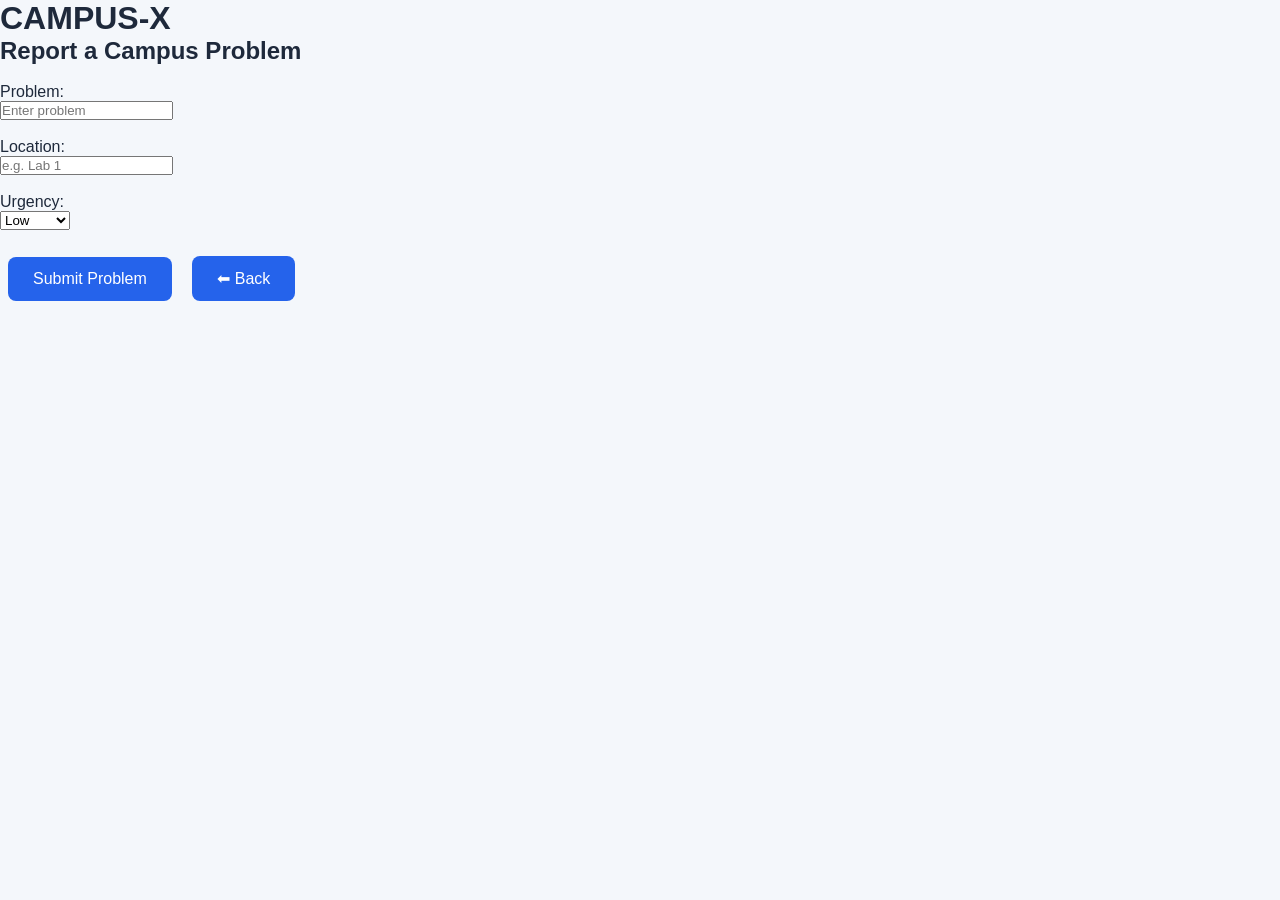
<file: report.html>
<!DOCTYPE html>
<html>
<head>
    <title>Report Problem | CAMPUS-X</title>
    <link rel="stylesheet" href="style.css">
</head>

<body>

    <div class="dashboard">

        <h1>CAMPUS-X</h1>

        <h2>Report a Campus Problem</h2>

        <br>

        <label>Problem:</label>
        <br>
        <input type="text" id="problem" placeholder="Enter problem">

        <br><br>

        <label>Location:</label>
        <br>
        <input type="text" id="location" placeholder="e.g. Lab 1">

        <br><br>

        <label>Urgency:</label>
        <br>

        <select id="urgency">
            <option>Low</option>
            <option>Medium</option>
            <option>High</option>
        </select>

        <br><br>

        <button type="button" onclick="submitProblem()">
            Submit Problem
        </button>

        <button type="button" onclick="goBack()">
            ⬅ Back
        </button>

    </div>

    <script>

        function submitProblem() {

            let problem = document.getElementById("problem").value;
            let location = document.getElementById("location").value;
            let urgency = document.getElementById("urgency").value;

            if (problem === "" || location === "") {
                alert("Please fill all details.");
                return;
            }

            let reports = JSON.parse(localStorage.getItem("reports")) || [];

            reports.push({
                problem: problem,
                location: location,
                urgency: urgency
            });

            localStorage.setItem("reports", JSON.stringify(reports));

            alert("Problem submitted successfully!");

            document.getElementById("problem").value = "";
            document.getElementById("location").value = "";
        }

        function goBack() {
            window.location.href = "student.html";
        }

    </script>

</body>
</html>
</file>
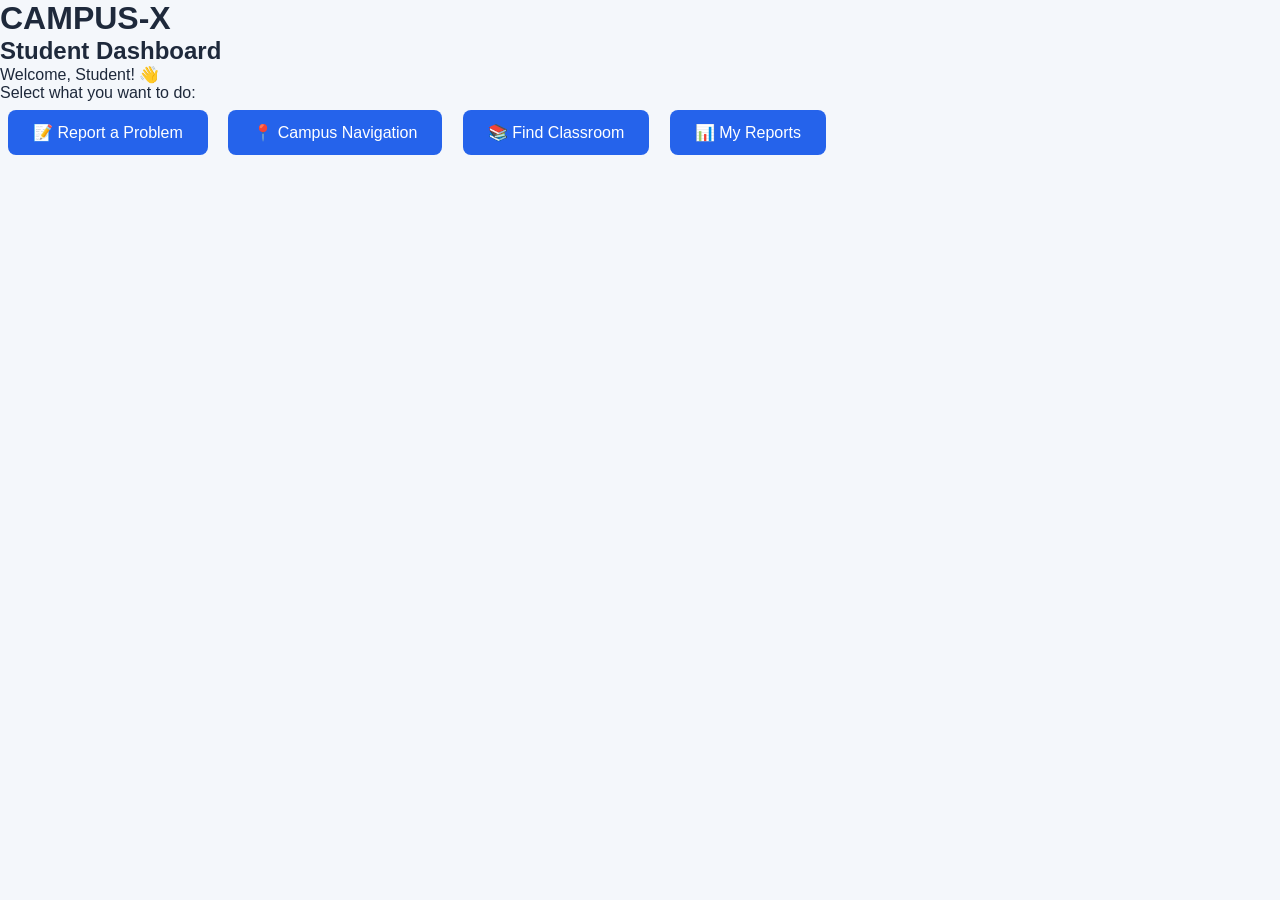
<file: student.html>
<!DOCTYPE html>
<html>
<head>
    <title>Student Dashboard | CAMPUS-X</title>
    <link rel="stylesheet" href="style.css">
</head>

<body>

    <div class="dashboard">

        <h1>CAMPUS-X</h1>
        <h2>Student Dashboard</h2>

        <p>Welcome, Student! 👋</p>
        <p>Select what you want to do:</p>

        <div class="dashboard-buttons">

            <button onclick="reportProblem()">
                📝 Report a Problem
            </button>

            <button onclick="campusNavigation()">
                📍 Campus Navigation
            </button>

            <button onclick="findClassroom()">
                📚 Find Classroom
            </button>

            <button onclick="myReports()">
                📊 My Reports
            </button>

        </div>

        <p id="message"></p>

    </div>

    <script>

        function reportProblem() {
            document.getElementById("message").innerText =
            "Report Problem feature selected.";
        }

        function campusNavigation() {
            document.getElementById("message").innerText =
            "Campus Navigation feature selected.";
        }

        function findClassroom() {
            document.getElementById("message").innerText =
            "Find Classroom feature selected.";
        }

        function myReports() {
            document.getElementById("message").innerText =
            "My Reports feature selected.";
        }

    </script>

</body>
</html>
</file>
<file: style.css>
* {
    margin: 0;
    padding: 0;
    box-sizing: border-box;
}

body {
    font-family: Arial, sans-serif;
    background: #f4f7fb;
    color: #1e293b;
}

/* Header */
header {
    background: #0f172a;
    color: white;
    padding: 20px 8%;
    display: flex;
    justify-content: space-between;
    align-items: center;
}

.logo {
    font-size: 28px;
    font-weight: bold;
}

nav a {
    color: white;
    text-decoration: none;
    margin-left: 25px;
}

/* Main Section */
.hero {
    text-align: center;
    padding: 80px 20px;
}

.hero h1 {
    font-size: 50px;
    margin-bottom: 15px;
}

.hero h2 {
    font-size: 25px;
    margin-bottom: 15px;
}

.hero p {
    font-size: 18px;
    color: #64748b;
    max-width: 650px;
    margin: auto;
}

/* Buttons */
.buttons {
    margin-top: 30px;
}

button {
    padding: 13px 25px;
    margin: 8px;
    border: none;
    border-radius: 8px;
    background: #2563eb;
    color: white;
    font-size: 16px;
    cursor: pointer;
}

button:hover {
    background: #1d4ed8;
}

/* Features */
.features {
    padding: 50px 8%;
    text-align: center;
}

.features h2 {
    font-size: 32px;
    margin-bottom: 30px;
}

.cards {
    display: flex;
    justify-content: center;
    gap: 20px;
    flex-wrap: wrap;
}

.card {
    background: white;
    width: 230px;
    padding: 25px;
    border-radius: 12px;
    box-shadow: 0 4px 15px rgba(0,0,0,0.08);
}

.card h3 {
    margin-bottom: 12px;
}

.card p {
    color: #64748b;
    line-height: 1.5;
}
</file>
